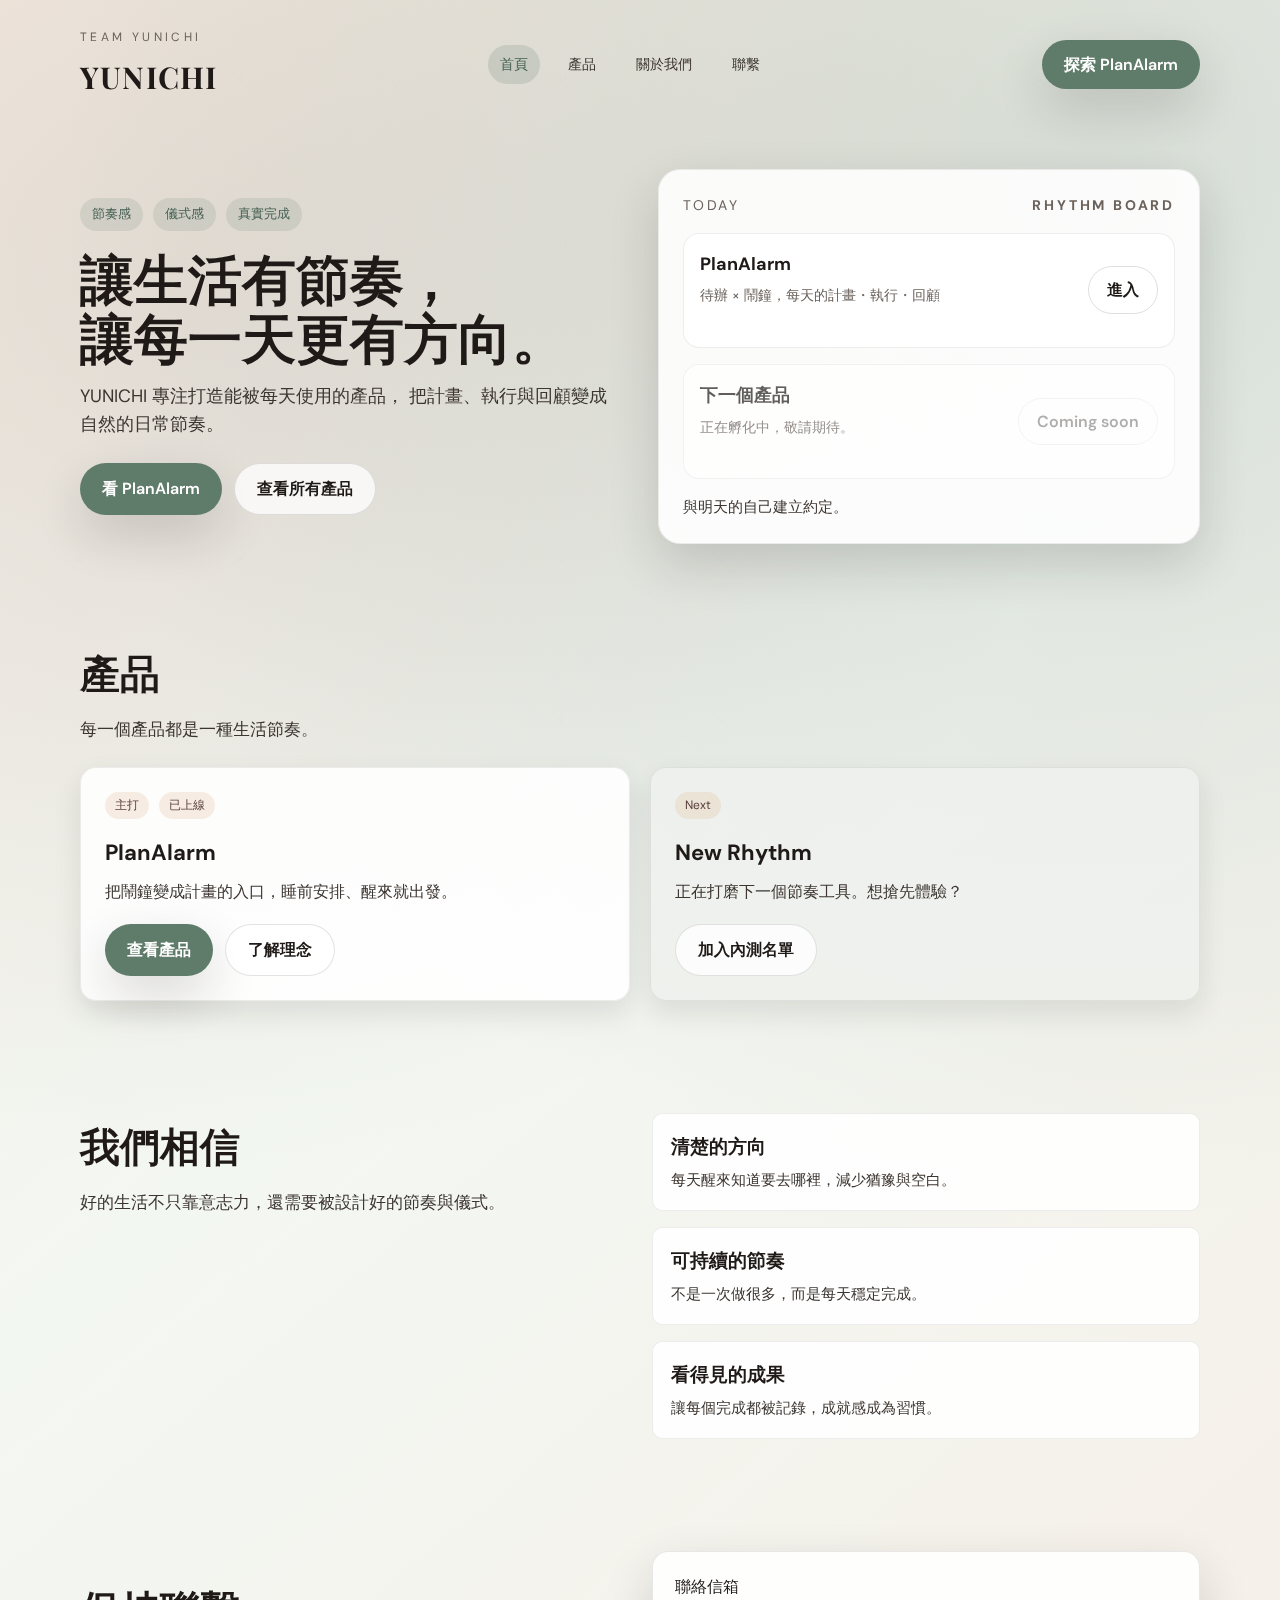
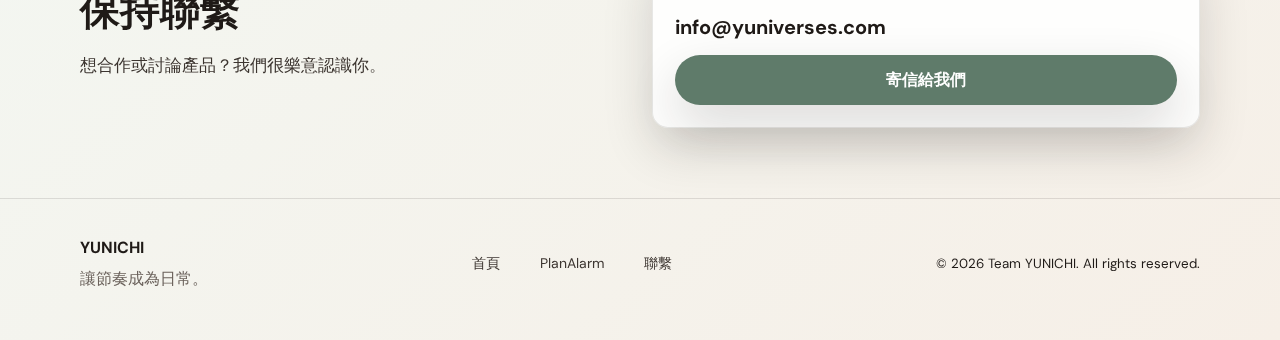
<file: index.html>
<!doctype html>
<html lang="zh-Hant">
<head>
  <meta charset="utf-8" />
  <meta name="viewport" content="width=device-width, initial-scale=1" />
  <title>YUNICHI | 讓節奏成為日常</title>
  <meta name="description" content="Team YUNICHI 打造以節奏與儀式感為核心的產品，讓計畫、執行、回顧成為日常。" />
  <link rel="stylesheet" href="./main.css" />
</head>
<body>
  <a class="skip-link" href="#main">跳到主要內容</a>
  <header class="site-header">
    <div class="container header-inner">
      <div class="brand">
        <span>Team YUNICHI</span>
        <strong>YUNICHI</strong>
      </div>
      <nav class="nav" aria-label="主要導覽">
        <a class="active" href="./index.html">首頁</a>
        <a href="./PlanAlarm/index.html">產品</a>
        <a href="./PlanAlarm/about.html">關於我們</a>
        <a href="./PlanAlarm/contact.html">聯繫</a>
      </nav>
      <a class="primary-button" href="./PlanAlarm/index.html">探索 PlanAlarm</a>
    </div>
  </header>

  <main id="main">
    <section class="hero">
      <div class="container hero-inner">
        <div>
          <div class="badge-row">
            <span class="badge">節奏感</span>
            <span class="badge">儀式感</span>
            <span class="badge">真實完成</span>
          </div>
          <h1>讓生活有節奏，<br />讓每一天更有方向。</h1>
          <p>
            YUNICHI 專注打造能被每天使用的產品，
            把計畫、執行與回顧變成自然的日常節奏。
          </p>
          <div class="hero-actions">
            <a class="primary-button" href="./PlanAlarm/index.html">看 PlanAlarm</a>
            <a class="secondary-button" href="#products">查看所有產品</a>
          </div>
        </div>
        <div class="hero-panel">
          <div class="panel-header">
            <span>Today</span>
            <strong>Rhythm Board</strong>
          </div>
          <div class="panel-item">
            <div>
              <h3>PlanAlarm</h3>
              <p>待辦 × 鬧鐘，每天的計畫・執行・回顧</p>
            </div>
            <a class="ghost-button" href="./PlanAlarm/index.html">進入</a>
          </div>
          <div class="panel-item muted">
            <div>
              <h3>下一個產品</h3>
              <p>正在孵化中，敬請期待。</p>
            </div>
            <button class="ghost-button" disabled>Coming soon</button>
          </div>
          <div class="panel-footer">
            <span>與明天的自己建立約定。</span>
          </div>
        </div>
      </div>
    </section>

    <section class="section" id="products">
      <div class="container">
        <h2>產品</h2>
        <p class="section-lead">每一個產品都是一種生活節奏。</p>
        <div class="product-grid">
          <article class="product-card">
            <div class="product-top">
              <span class="product-tag">主打</span>
              <span class="product-tag">已上線</span>
            </div>
            <h3>PlanAlarm</h3>
            <p>把鬧鐘變成計畫的入口，睡前安排、醒來就出發。</p>
            <div class="product-actions">
              <a class="primary-button" href="./PlanAlarm/index.html">查看產品</a>
              <a class="secondary-button" href="./PlanAlarm/about.html">了解理念</a>
            </div>
          </article>
          <article class="product-card soft">
            <div class="product-top">
              <span class="product-tag">Next</span>
            </div>
            <h3>New Rhythm</h3>
            <p>正在打磨下一個節奏工具。想搶先體驗？</p>
            <div class="product-actions">
              <a class="secondary-button" href="mailto:info@yuniverses.com">加入內測名單</a>
            </div>
          </article>
        </div>
      </div>
    </section>

    <section class="section">
      <div class="container value-grid">
        <div>
          <h2>我們相信</h2>
          <p class="section-lead">
            好的生活不只靠意志力，還需要被設計好的節奏與儀式。
          </p>
        </div>
        <div class="value-cards">
          <article class="value-card">
            <h3>清楚的方向</h3>
            <p>每天醒來知道要去哪裡，減少猶豫與空白。</p>
          </article>
          <article class="value-card">
            <h3>可持續的節奏</h3>
            <p>不是一次做很多，而是每天穩定完成。</p>
          </article>
          <article class="value-card">
            <h3>看得見的成果</h3>
            <p>讓每個完成都被記錄，成就感成為習慣。</p>
          </article>
        </div>
      </div>
    </section>

    <section class="section contact">
      <div class="container contact-inner">
        <div>
          <h2>保持聯繫</h2>
          <p class="section-lead">想合作或討論產品？我們很樂意認識你。</p>
        </div>
        <div class="contact-card">
          <p>聯絡信箱</p>
          <strong>info@yuniverses.com</strong>
          <a class="primary-button" href="mailto:info@yuniverses.com">寄信給我們</a>
        </div>
      </div>
    </section>
  </main>

  <footer class="site-footer">
    <div class="container footer-inner">
      <div>
        <strong>YUNICHI</strong>
        <p>讓節奏成為日常。</p>
      </div>
      <div class="nav" aria-label="頁尾導覽">
        <a href="./index.html">首頁</a>
        <a href="./PlanAlarm/index.html">PlanAlarm</a>
        <a href="./PlanAlarm/contact.html">聯繫</a>
      </div>
      <small>© 2026 Team YUNICHI. All rights reserved.</small>
    </div>
  </footer>
</body>
</html>
</file>
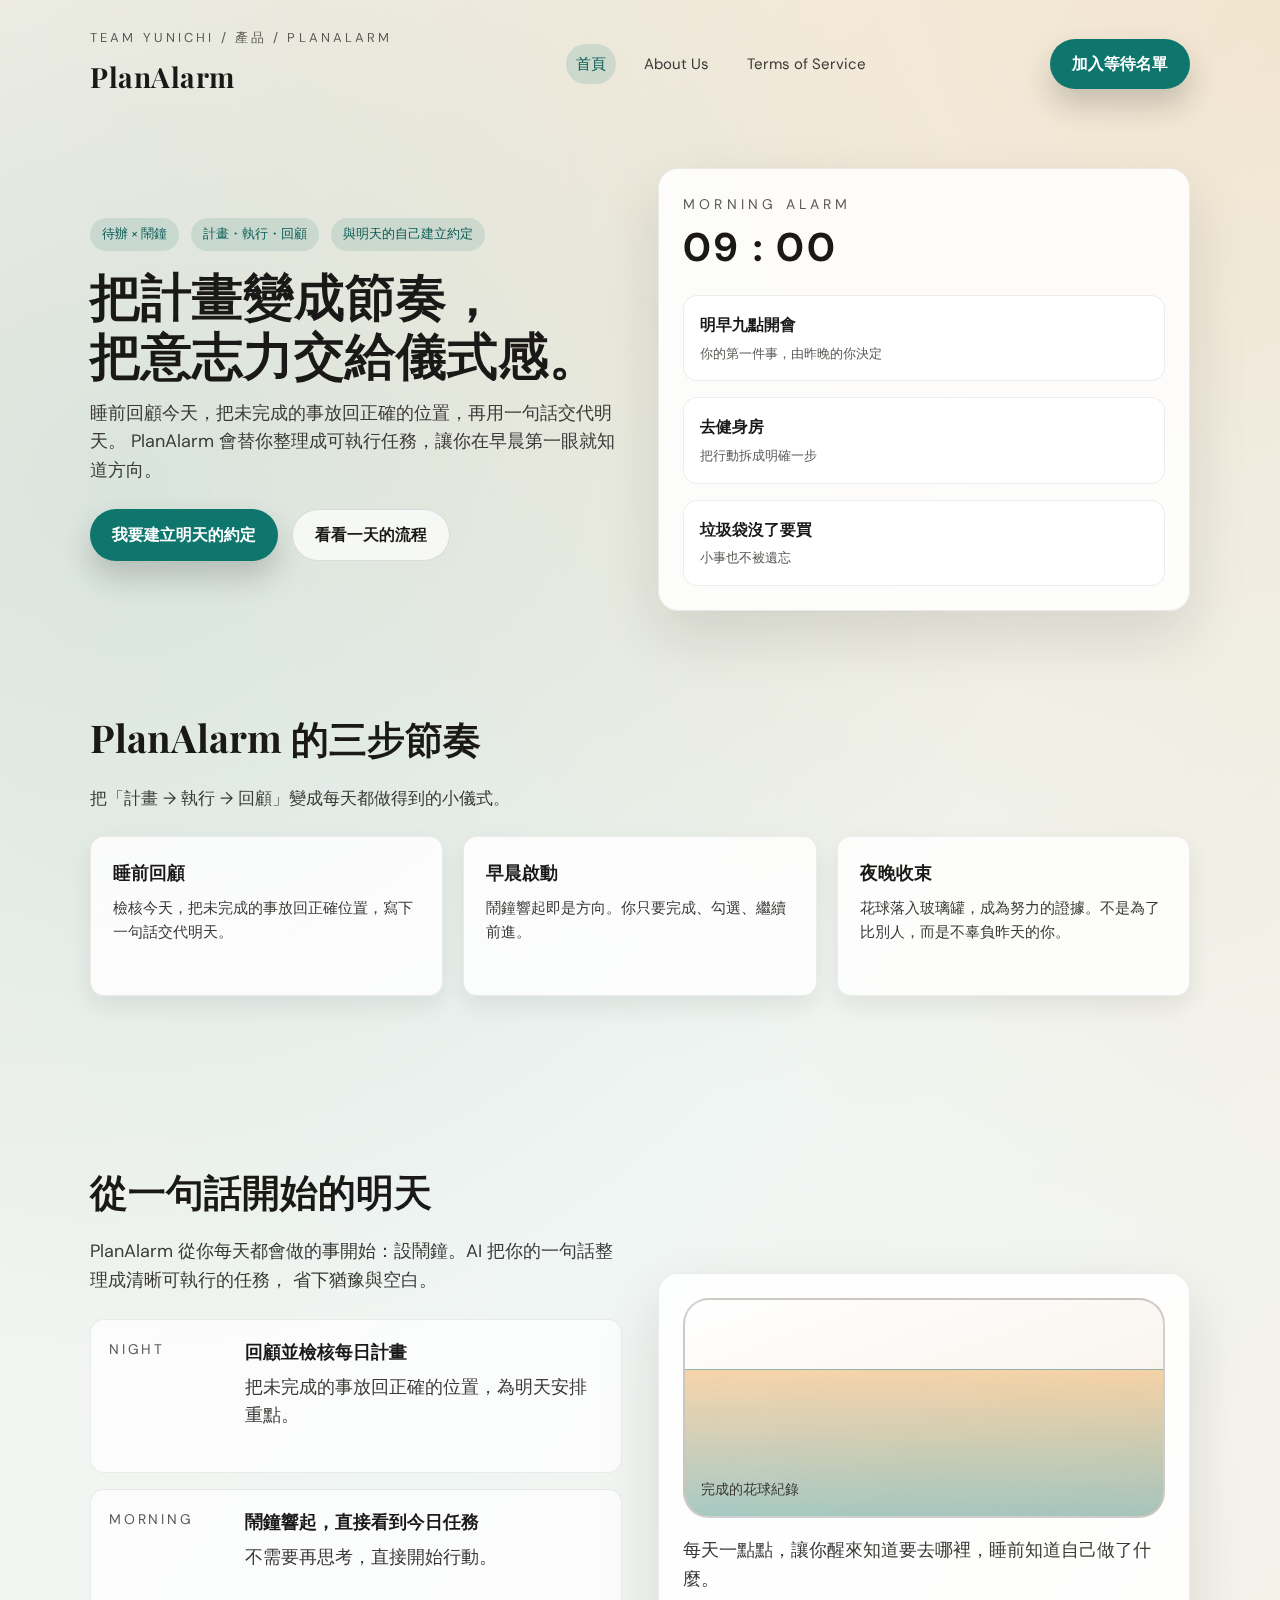
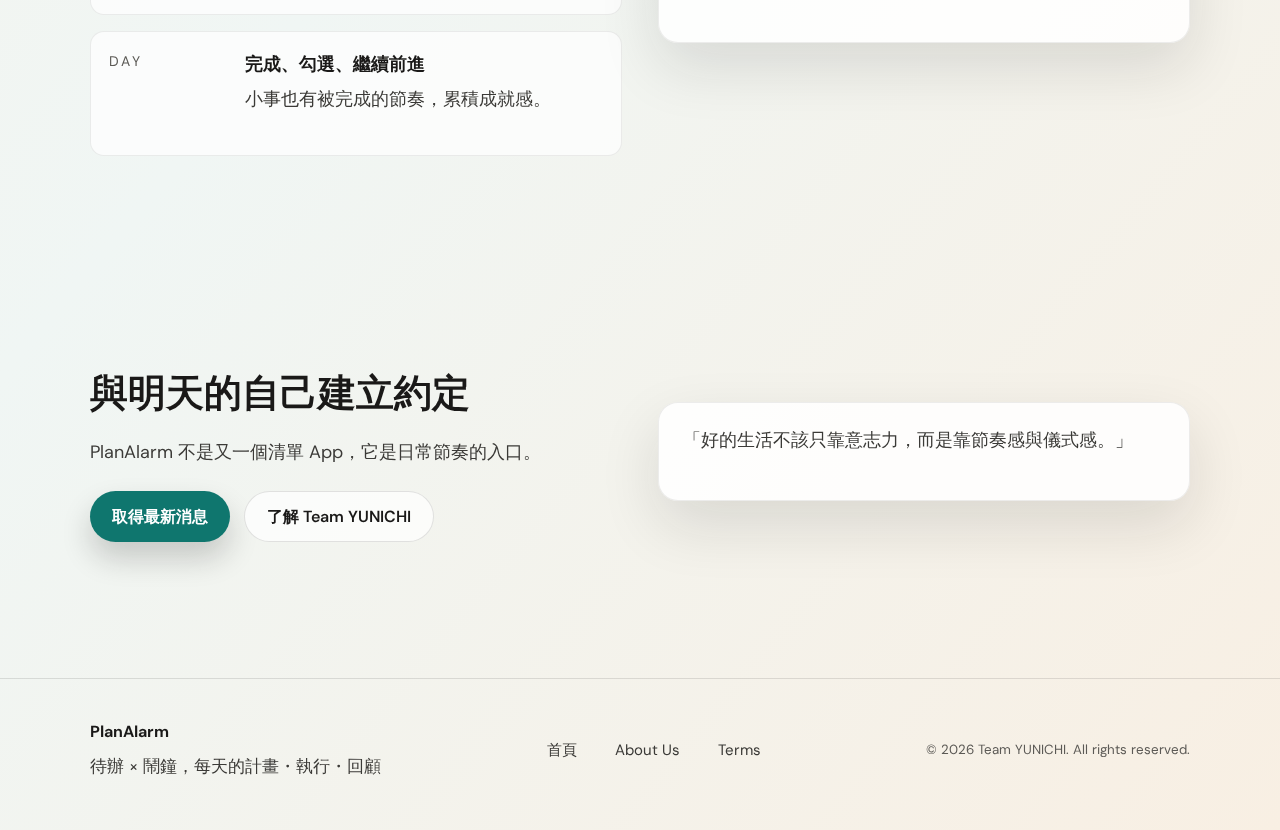
<file: PlanAlarm/index.html>
<!doctype html>
<html lang="zh-Hant">
<head>
  <meta charset="utf-8" />
  <meta name="viewport" content="width=device-width, initial-scale=1" />
  <title>PlanAlarm | 待辦 × 鬧鐘，每天的計畫・執行・回顧</title>
  <meta name="description" content="PlanAlarm 把鬧鐘變成日常節奏的入口：睡前計畫、白天執行、夜晚回顧。與明天的自己建立約定。" />
  <link rel="stylesheet" href="./styles.css" />
</head>
<body>
  <a class="skip-link" href="#main">跳到主要內容</a>
  <header class="header">
    <div class="container header-inner">
      <div class="brand">
        <span>Team YUNICHI / 產品 / PlanAlarm</span>
        <strong>PlanAlarm</strong>
      </div>
      <nav class="nav" aria-label="主要導覽">
        <a class="active" href="./index.html">首頁</a>
        <a href="./about.html">About Us</a>
        <a href="./terms.html">Terms of Service</a>
      </nav>
      <a class="primary-button" href="#cta">加入等待名單</a>
    </div>
  </header>

  <main id="main">
    <section class="container hero">
      <div>
        <div class="hero-tags">
          <span class="tag">待辦 × 鬧鐘</span>
          <span class="tag">計畫・執行・回顧</span>
          <span class="tag">與明天的自己建立約定</span>
        </div>
        <h1>把計畫變成節奏，<br />把意志力交給儀式感。</h1>
        <p>
          睡前回顧今天，把未完成的事放回正確的位置，再用一句話交代明天。
          PlanAlarm 會替你整理成可執行任務，讓你在早晨第一眼就知道方向。
        </p>
        <div class="hero-actions">
          <a class="primary-button" href="#cta">我要建立明天的約定</a>
          <a class="secondary-button" href="#flow">看看一天的流程</a>
        </div>
      </div>
      <div class="hero-card" aria-label="PlanAlarm 介面示意">
        <div class="alarm-panel">
          <div>
            <div class="alarm-label">Morning Alarm</div>
            <div class="alarm-time">09 : 00</div>
          </div>
          <div class="alarm-task">
            <strong>明早九點開會</strong>
            <span>你的第一件事，由昨晚的你決定</span>
          </div>
          <div class="alarm-task">
            <strong>去健身房</strong>
            <span>把行動拆成明確一步</span>
          </div>
          <div class="alarm-task">
            <strong>垃圾袋沒了要買</strong>
            <span>小事也不被遺忘</span>
          </div>
        </div>
      </div>
    </section>

    <section class="section" id="flow">
      <div class="container">
        <h2 class="section-title">PlanAlarm 的三步節奏</h2>
        <p class="section-lead">把「計畫 → 執行 → 回顧」變成每天都做得到的小儀式。</p>
        <div class="grid-3">
          <article class="card">
            <h3>睡前回顧</h3>
            <p>檢核今天，把未完成的事放回正確位置，寫下一句話交代明天。</p>
          </article>
          <article class="card">
            <h3>早晨啟動</h3>
            <p>鬧鐘響起即是方向。你只要完成、勾選、繼續前進。</p>
          </article>
          <article class="card">
            <h3>夜晚收束</h3>
            <p>花球落入玻璃罐，成為努力的證據。不是為了比別人，而是不辜負昨天的你。</p>
          </article>
        </div>
      </div>
    </section>

    <section class="section">
      <div class="container hero">
        <div>
          <h2 class="section-title">從一句話開始的明天</h2>
          <p class="section-lead">
            PlanAlarm 從你每天都會做的事開始：設鬧鐘。AI 把你的一句話整理成清晰可執行的任務，
            省下猶豫與空白。
          </p>
          <div class="timeline">
            <div class="timeline-item">
              <div class="timeline-time">Night</div>
              <div>
                <h4>回顧並檢核每日計畫</h4>
                <p>把未完成的事放回正確的位置，為明天安排重點。</p>
              </div>
            </div>
            <div class="timeline-item">
              <div class="timeline-time">Morning</div>
              <div>
                <h4>鬧鐘響起，直接看到今日任務</h4>
                <p>不需要再思考，直接開始行動。</p>
              </div>
            </div>
            <div class="timeline-item">
              <div class="timeline-time">Day</div>
              <div>
                <h4>完成、勾選、繼續前進</h4>
                <p>小事也有被完成的節奏，累積成就感。</p>
              </div>
            </div>
          </div>
        </div>
        <div class="hero-card">
          <div class="jar">
            <div class="jar-fill"></div>
            <div class="jar-label">完成的花球紀錄</div>
          </div>
          <p class="section-lead" style="margin-top: 18px;">
            每天一點點，讓你醒來知道要去哪裡，睡前知道自己做了什麼。
          </p>
        </div>
      </div>
    </section>

    <section class="section" id="cta">
      <div class="container hero">
        <div>
          <h2 class="section-title">與明天的自己建立約定</h2>
          <p class="section-lead">
            PlanAlarm 不是又一個清單 App，它是日常節奏的入口。
          </p>
          <div class="hero-actions">
            <a class="primary-button" href="mailto:hello@yunichi.com">取得最新消息</a>
            <a class="secondary-button" href="./about.html">了解 Team YUNICHI</a>
          </div>
        </div>
        <div class="hero-card">
          <p class="quote">「好的生活不該只靠意志力，而是靠節奏感與儀式感。」</p>
        </div>
      </div>
    </section>
  </main>

  <footer class="footer">
    <div class="container footer-inner">
      <div>
        <strong>PlanAlarm</strong>
        <p class="section-lead" style="margin: 8px 0 0;">待辦 × 鬧鐘，每天的計畫・執行・回顧</p>
      </div>
      <div class="nav" aria-label="頁尾導覽">
        <a href="./index.html">首頁</a>
        <a href="./about.html">About Us</a>
        <a href="./terms.html">Terms</a>
      </div>
      <small>© 2026 Team YUNICHI. All rights reserved.</small>
    </div>
  </footer>
</body>
</html>
</file>
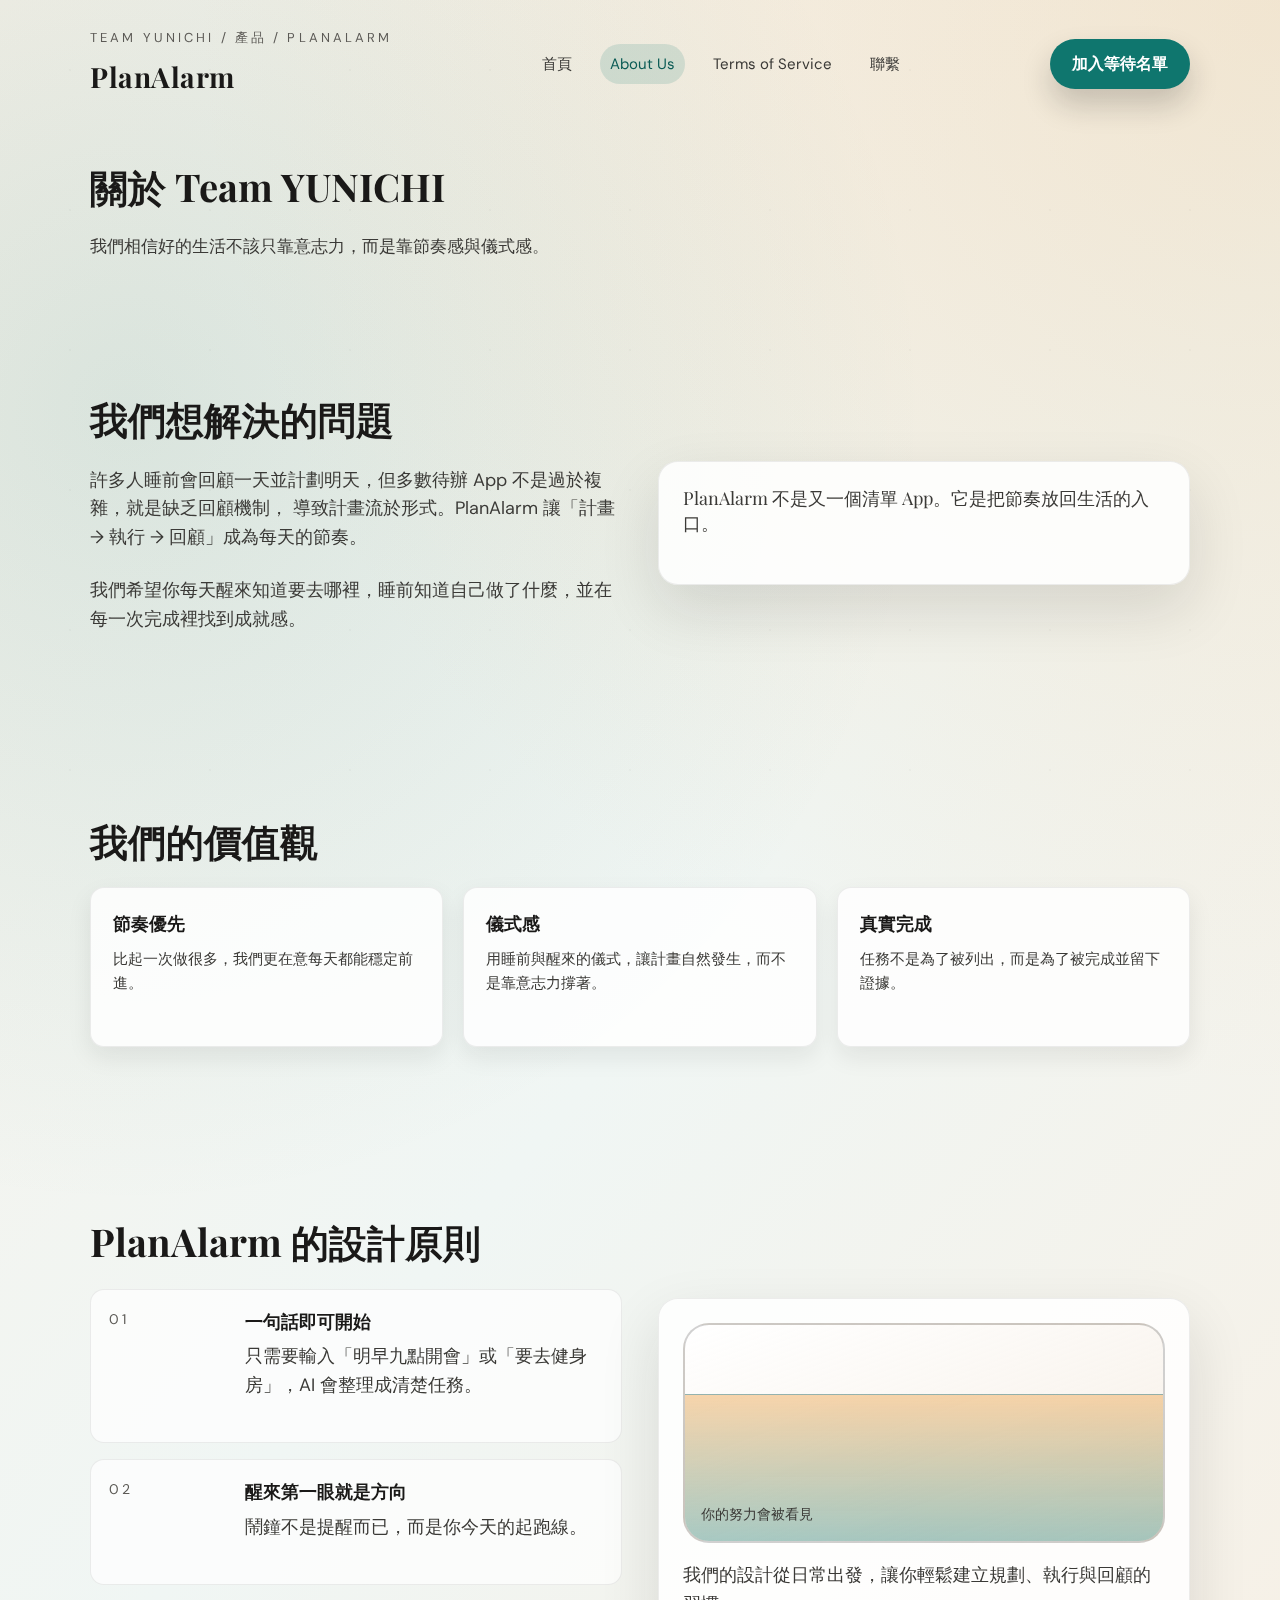
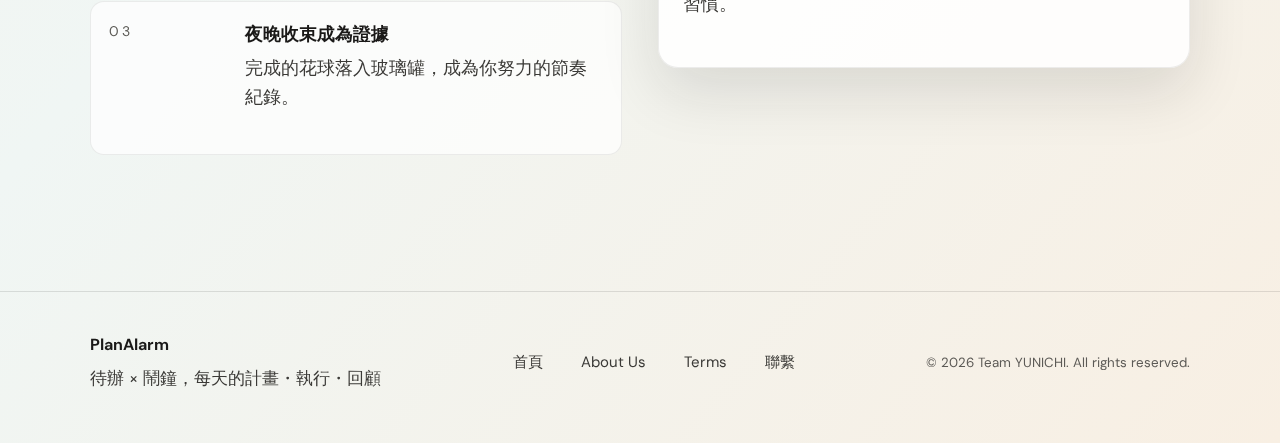
<file: PlanAlarm/about.html>
<!doctype html>
<html lang="zh-Hant">
<head>
  <meta charset="utf-8" />
  <meta name="viewport" content="width=device-width, initial-scale=1" />
  <title>About Us | Team YUNICHI</title>
  <meta name="description" content="Team YUNICHI 希望用節奏感與儀式感，讓計畫、執行與回顧變成日常。" />
  <link rel="stylesheet" href="./styles.css" />
</head>
<body>
  <a class="skip-link" href="#main">跳到主要內容</a>
  <header class="header">
    <div class="container header-inner">
      <div class="brand">
        <span>Team YUNICHI / 產品 / PlanAlarm</span>
        <strong>PlanAlarm</strong>
      </div>
      <nav class="nav" aria-label="主要導覽">
        <a href="./index.html">首頁</a>
        <a class="active" href="./about.html">About Us</a>
        <a href="./terms.html">Terms of Service</a>
        <a href="./contact.html">聯繫</a>
      </nav>
      <a class="primary-button" href="./index.html#cta">加入等待名單</a>
    </div>
  </header>

  <main id="main">
    <section class="page-banner">
      <div class="container">
        <h1 class="section-title">關於 Team YUNICHI</h1>
        <p>我們相信好的生活不該只靠意志力，而是靠節奏感與儀式感。</p>
      </div>
    </section>

    <section class="section">
      <div class="container hero">
        <div>
          <h2 class="section-title">我們想解決的問題</h2>
          <p class="section-lead">
            許多人睡前會回顧一天並計劃明天，但多數待辦 App 不是過於複雜，就是缺乏回顧機制，
            導致計畫流於形式。PlanAlarm 讓「計畫 → 執行 → 回顧」成為每天的節奏。
          </p>
          <p class="section-lead">
            我們希望你每天醒來知道要去哪裡，睡前知道自己做了什麼，並在每一次完成裡找到成就感。
          </p>
        </div>
        <div class="hero-card">
          <p class="quote">PlanAlarm 不是又一個清單 App。它是把節奏放回生活的入口。</p>
        </div>
      </div>
    </section>

    <section class="section">
      <div class="container">
        <h2 class="section-title">我們的價值觀</h2>
        <div class="grid-3">
          <article class="card">
            <h3>節奏優先</h3>
            <p>比起一次做很多，我們更在意每天都能穩定前進。</p>
          </article>
          <article class="card">
            <h3>儀式感</h3>
            <p>用睡前與醒來的儀式，讓計畫自然發生，而不是靠意志力撐著。</p>
          </article>
          <article class="card">
            <h3>真實完成</h3>
            <p>任務不是為了被列出，而是為了被完成並留下證據。</p>
          </article>
        </div>
      </div>
    </section>

    <section class="section">
      <div class="container hero">
        <div>
          <h2 class="section-title">PlanAlarm 的設計原則</h2>
          <div class="timeline">
            <div class="timeline-item">
              <div class="timeline-time">01</div>
              <div>
                <h4>一句話即可開始</h4>
                <p>只需要輸入「明早九點開會」或「要去健身房」，AI 會整理成清楚任務。</p>
              </div>
            </div>
            <div class="timeline-item">
              <div class="timeline-time">02</div>
              <div>
                <h4>醒來第一眼就是方向</h4>
                <p>鬧鐘不是提醒而已，而是你今天的起跑線。</p>
              </div>
            </div>
            <div class="timeline-item">
              <div class="timeline-time">03</div>
              <div>
                <h4>夜晚收束成為證據</h4>
                <p>完成的花球落入玻璃罐，成為你努力的節奏紀錄。</p>
              </div>
            </div>
          </div>
        </div>
        <div class="hero-card">
          <div class="jar">
            <div class="jar-fill"></div>
            <div class="jar-label">你的努力會被看見</div>
          </div>
          <p class="section-lead" style="margin-top: 18px;">
            我們的設計從日常出發，讓你輕鬆建立規劃、執行與回顧的習慣。
          </p>
        </div>
      </div>
    </section>
  </main>

  <footer class="footer">
    <div class="container footer-inner">
      <div>
        <strong>PlanAlarm</strong>
        <p class="section-lead" style="margin: 8px 0 0;">待辦 × 鬧鐘，每天的計畫・執行・回顧</p>
      </div>
      <div class="nav" aria-label="頁尾導覽">
        <a href="./index.html">首頁</a>
        <a href="./about.html">About Us</a>
        <a href="./terms.html">Terms</a>
        <a href="./contact.html">聯繫</a>
      </div>
      <small>© 2026 Team YUNICHI. All rights reserved.</small>
    </div>
  </footer>
</body>
</html>
</file>
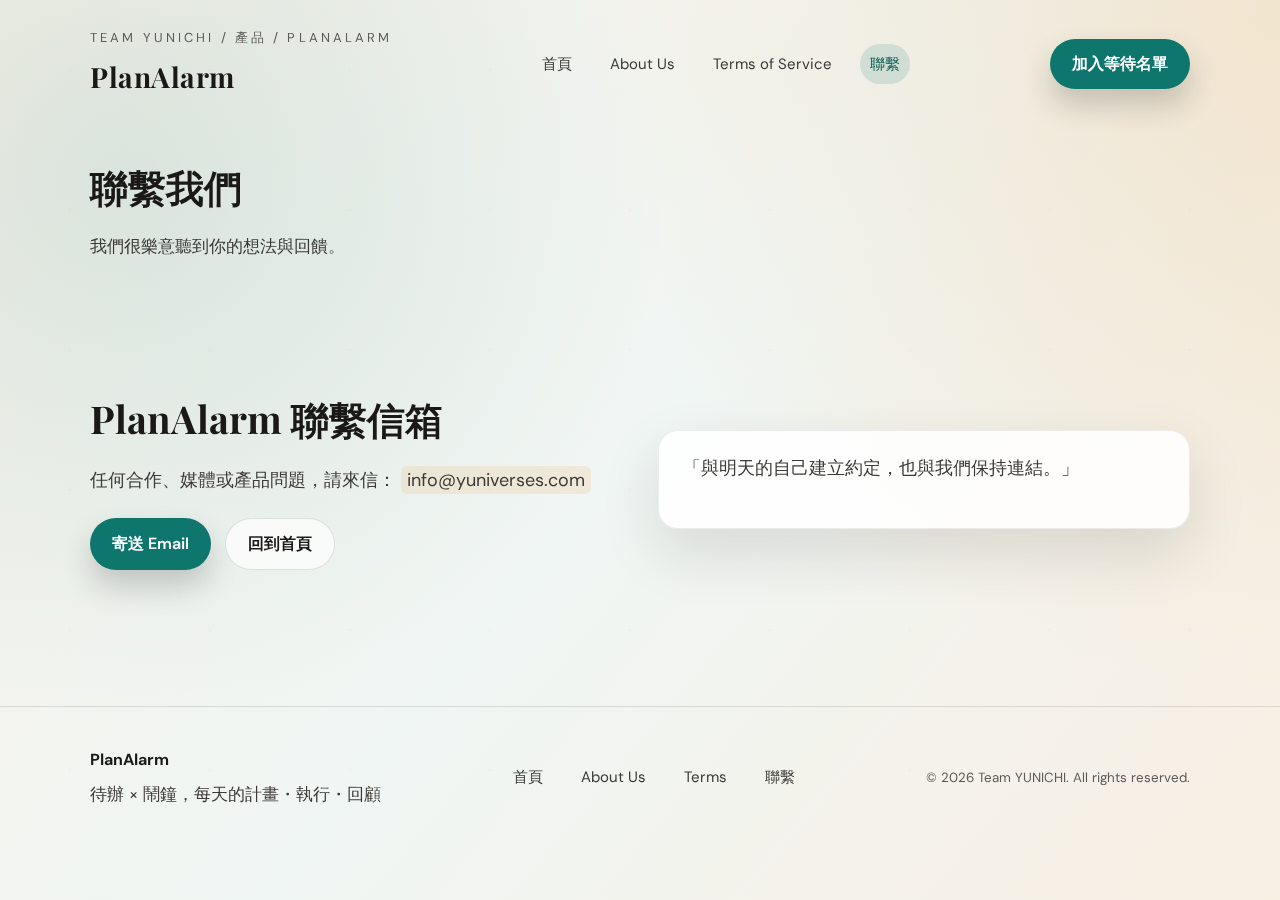
<file: PlanAlarm/contact.html>
<!doctype html>
<html lang="zh-Hant">
<head>
  <meta charset="utf-8" />
  <meta name="viewport" content="width=device-width, initial-scale=1" />
  <title>聯繫我們 | PlanAlarm</title>
  <meta name="description" content="聯繫 PlanAlarm 與 Team YUNICHI。" />
  <link rel="stylesheet" href="./styles.css" />
</head>
<body>
  <a class="skip-link" href="#main">跳到主要內容</a>
  <header class="header">
    <div class="container header-inner">
      <div class="brand">
        <span>Team YUNICHI / 產品 / PlanAlarm</span>
        <strong>PlanAlarm</strong>
      </div>
      <nav class="nav" aria-label="主要導覽">
        <a href="./index.html">首頁</a>
        <a href="./about.html">About Us</a>
        <a href="./terms.html">Terms of Service</a>
        <a class="active" href="./contact.html">聯繫</a>
      </nav>
      <a class="primary-button" href="./index.html#cta">加入等待名單</a>
    </div>
  </header>

  <main id="main">
    <section class="page-banner">
      <div class="container">
        <h1 class="section-title">聯繫我們</h1>
        <p>我們很樂意聽到你的想法與回饋。</p>
      </div>
    </section>

    <section class="section">
      <div class="container hero">
        <div>
          <h2 class="section-title">PlanAlarm 聯繫信箱</h2>
          <p class="section-lead">
            任何合作、媒體或產品問題，請來信：
            <span class="highlight">info@yuniverses.com</span>
          </p>
          <div class="hero-actions">
            <a class="primary-button" href="mailto:info@yuniverses.com">寄送 Email</a>
            <a class="secondary-button" href="./index.html">回到首頁</a>
          </div>
        </div>
        <div class="hero-card">
          <p class="quote">「與明天的自己建立約定，也與我們保持連結。」</p>
        </div>
      </div>
    </section>
  </main>

  <footer class="footer">
    <div class="container footer-inner">
      <div>
        <strong>PlanAlarm</strong>
        <p class="section-lead" style="margin: 8px 0 0;">待辦 × 鬧鐘，每天的計畫・執行・回顧</p>
      </div>
      <div class="nav" aria-label="頁尾導覽">
        <a href="./index.html">首頁</a>
        <a href="./about.html">About Us</a>
        <a href="./terms.html">Terms</a>
        <a href="./contact.html">聯繫</a>
      </div>
      <small>© 2026 Team YUNICHI. All rights reserved.</small>
    </div>
  </footer>
</body>
</html>
</file>
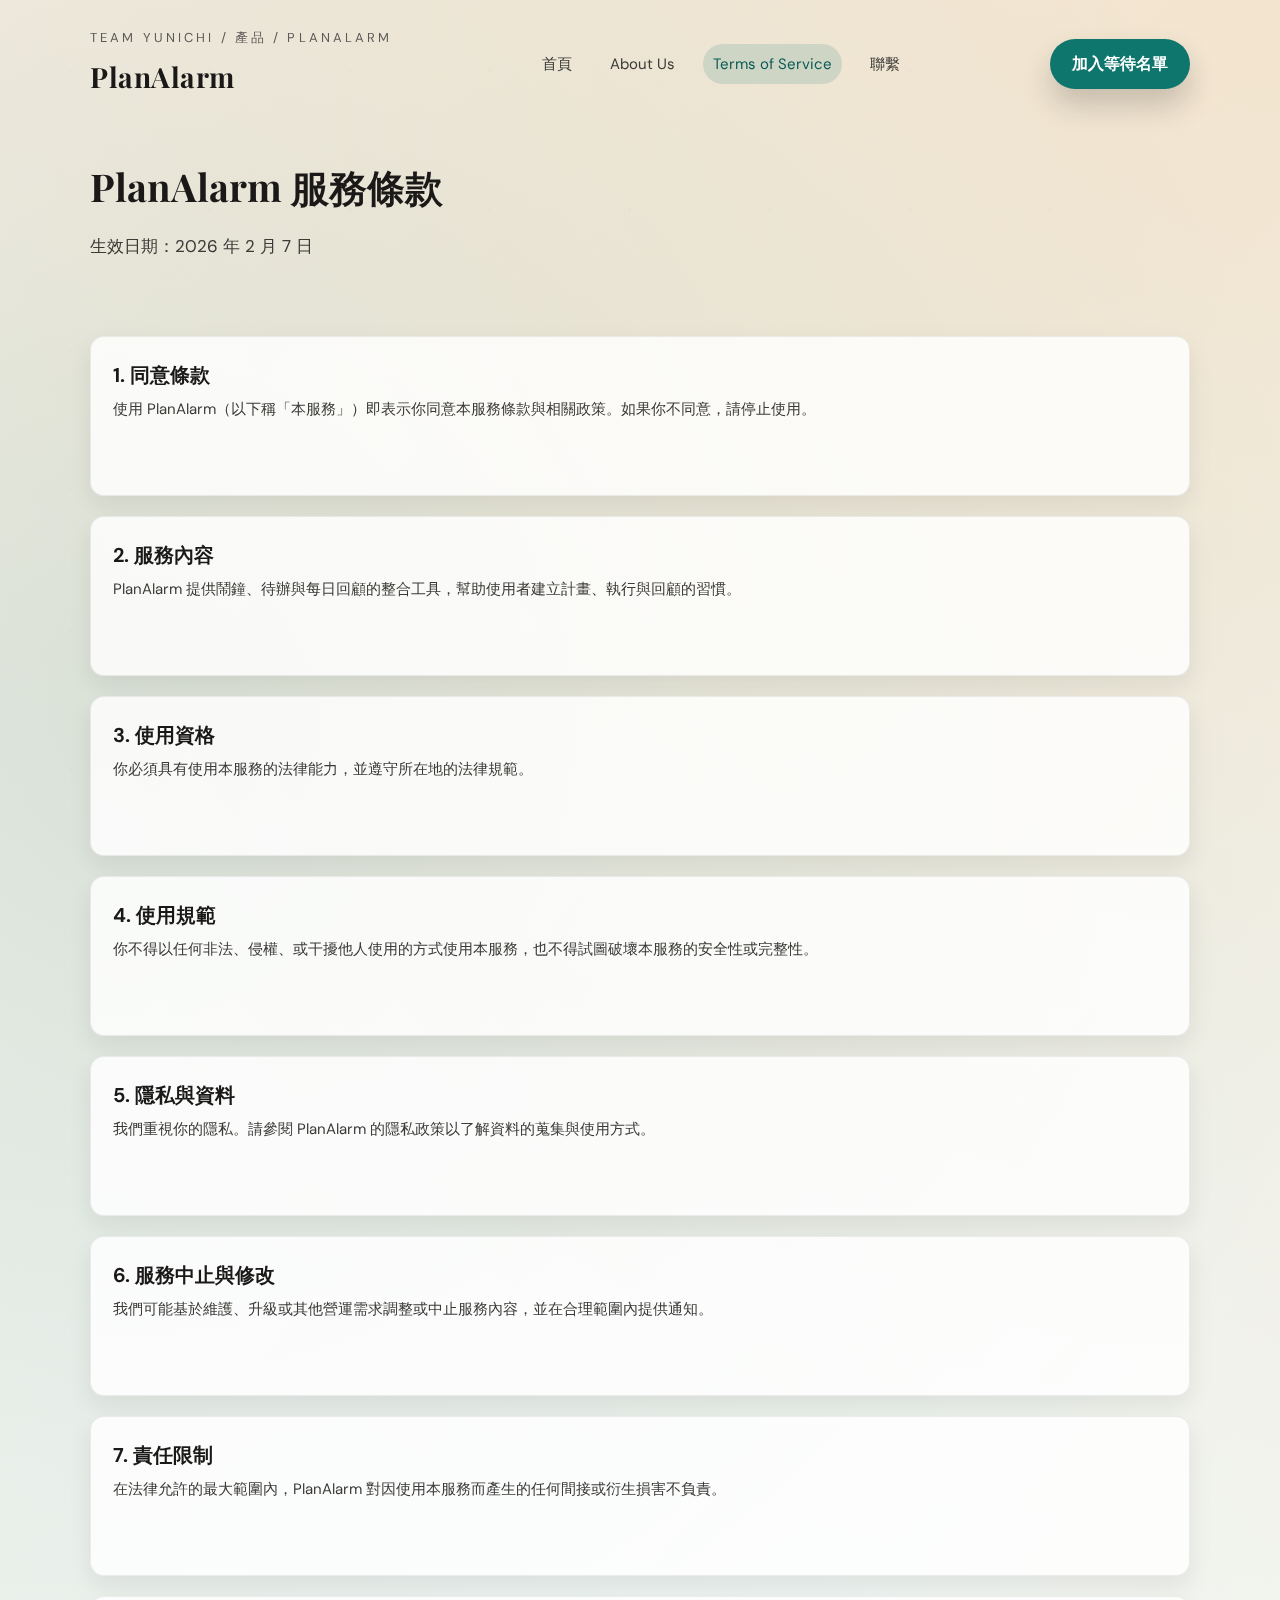
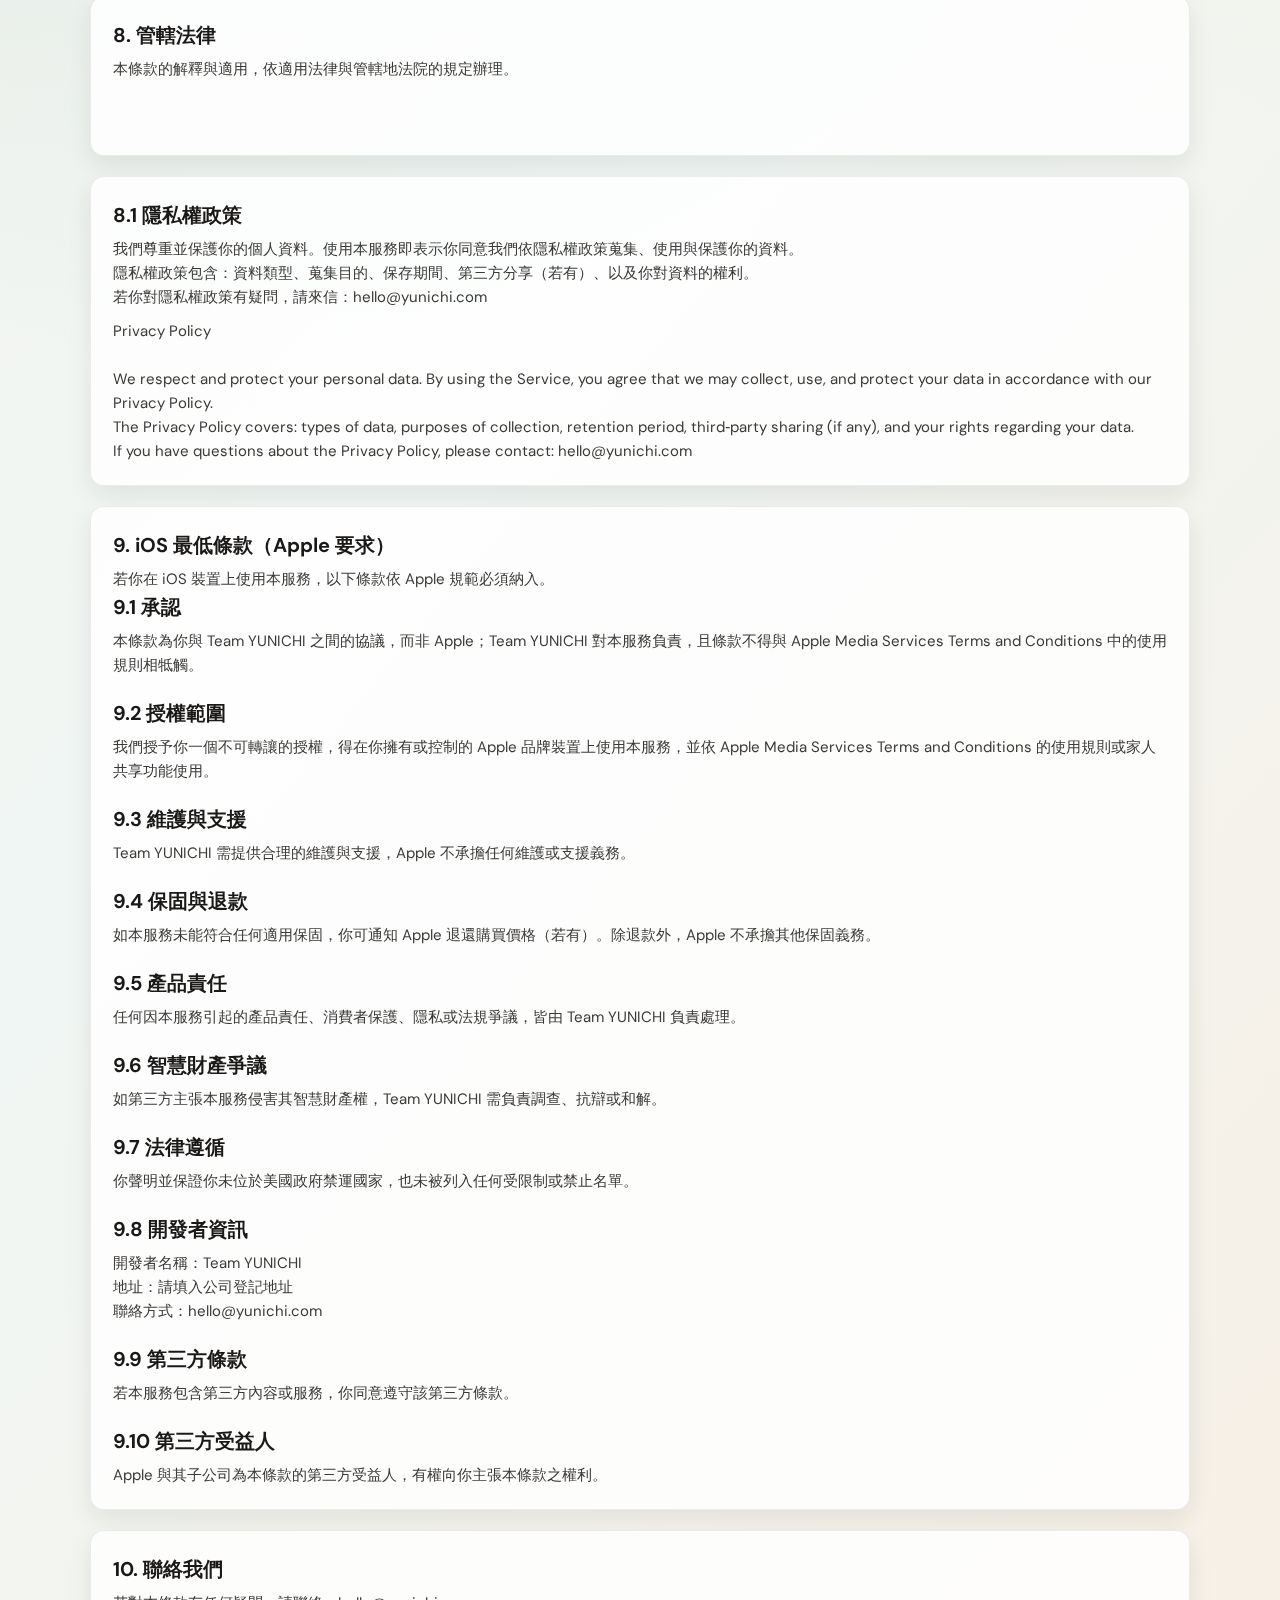
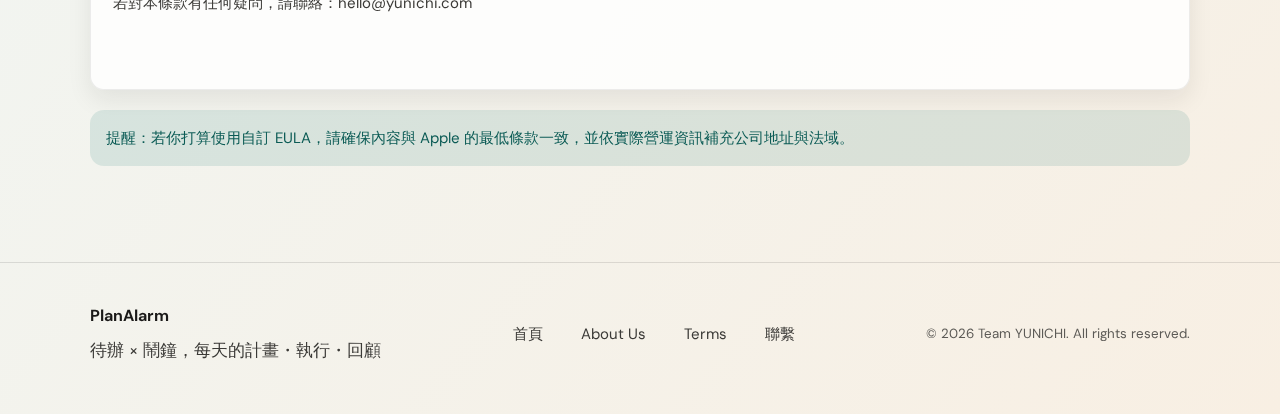
<file: PlanAlarm/terms.html>
<!doctype html>
<html lang="zh-Hant">
<head>
  <meta charset="utf-8" />
  <meta name="viewport" content="width=device-width, initial-scale=1" />
  <title>Terms of Service | PlanAlarm</title>
  <meta name="description" content="PlanAlarm 服務條款與 iOS 最低條款要求。" />
  <link rel="stylesheet" href="./styles.css" />
</head>
<body>
  <a class="skip-link" href="#main">跳到主要內容</a>
  <header class="header">
    <div class="container header-inner">
      <div class="brand">
        <span>Team YUNICHI / 產品 / PlanAlarm</span>
        <strong>PlanAlarm</strong>
      </div>
      <nav class="nav" aria-label="主要導覽">
        <a href="./index.html">首頁</a>
        <a href="./about.html">About Us</a>
        <a class="active" href="./terms.html">Terms of Service</a>
        <a href="./contact.html">聯繫</a>
      </nav>
      <a class="primary-button" href="./index.html#cta">加入等待名單</a>
    </div>
  </header>

  <main id="main">
    <section class="page-banner">
      <div class="container">
        <h1 class="section-title">PlanAlarm 服務條款</h1>
        <p>生效日期：2026 年 2 月 7 日</p>
      </div>
    </section>

    <section class="section">
      <div class="container terms">
        <article class="card">
          <h2>1. 同意條款</h2>
          <p>使用 PlanAlarm（以下稱「本服務」）即表示你同意本服務條款與相關政策。如果你不同意，請停止使用。</p>
        </article>

        <article class="card">
          <h2>2. 服務內容</h2>
          <p>PlanAlarm 提供鬧鐘、待辦與每日回顧的整合工具，幫助使用者建立計畫、執行與回顧的習慣。</p>
        </article>

        <article class="card">
          <h2>3. 使用資格</h2>
          <p>你必須具有使用本服務的法律能力，並遵守所在地的法律規範。</p>
        </article>

        <article class="card">
          <h2>4. 使用規範</h2>
          <p>你不得以任何非法、侵權、或干擾他人使用的方式使用本服務，也不得試圖破壞本服務的安全性或完整性。</p>
        </article>

        <article class="card">
          <h2>5. 隱私與資料</h2>
          <p>我們重視你的隱私。請參閱 PlanAlarm 的隱私政策以了解資料的蒐集與使用方式。</p>
        </article>

        <article class="card">
          <h2>6. 服務中止與修改</h2>
          <p>我們可能基於維護、升級或其他營運需求調整或中止服務內容，並在合理範圍內提供通知。</p>
        </article>

        <article class="card">
          <h2>7. 責任限制</h2>
          <p>在法律允許的最大範圍內，PlanAlarm 對因使用本服務而產生的任何間接或衍生損害不負責。</p>
        </article>

        <article class="card">
          <h2>8. 管轄法律</h2>
          <p>本條款的解釋與適用，依適用法律與管轄地法院的規定辦理。</p>
        </article>

        <article class="card">
          <h2>8.1 隱私權政策</h2>
          <p>我們尊重並保護你的個人資料。使用本服務即表示你同意我們依隱私權政策蒐集、使用與保護你的資料。</p>
          <p>隱私權政策包含：資料類型、蒐集目的、保存期間、第三方分享（若有）、以及你對資料的權利。</p>
          <p>若你對隱私權政策有疑問，請來信：hello@yunichi.com</p>
          <p class="section-lead" style="margin-top: 10px;">Privacy Policy</p>
          <p>We respect and protect your personal data. By using the Service, you agree that we may collect, use, and protect your data in accordance with our Privacy Policy.</p>
          <p>The Privacy Policy covers: types of data, purposes of collection, retention period, third‑party sharing (if any), and your rights regarding your data.</p>
          <p>If you have questions about the Privacy Policy, please contact: hello@yunichi.com</p>
        </article>

        <article class="card">
          <h2>9. iOS 最低條款（Apple 要求）</h2>
          <p>若你在 iOS 裝置上使用本服務，以下條款依 Apple 規範必須納入。</p>
          <div class="terms">
            <div>
              <h2>9.1 承認</h2>
              <p>本條款為你與 Team YUNICHI 之間的協議，而非 Apple；Team YUNICHI 對本服務負責，且條款不得與 Apple Media Services Terms and Conditions 中的使用規則相牴觸。</p>
            </div>
            <div>
              <h2>9.2 授權範圍</h2>
              <p>我們授予你一個不可轉讓的授權，得在你擁有或控制的 Apple 品牌裝置上使用本服務，並依 Apple Media Services Terms and Conditions 的使用規則或家人共享功能使用。</p>
            </div>
            <div>
              <h2>9.3 維護與支援</h2>
              <p>Team YUNICHI 需提供合理的維護與支援，Apple 不承擔任何維護或支援義務。</p>
            </div>
            <div>
              <h2>9.4 保固與退款</h2>
              <p>如本服務未能符合任何適用保固，你可通知 Apple 退還購買價格（若有）。除退款外，Apple 不承擔其他保固義務。</p>
            </div>
            <div>
              <h2>9.5 產品責任</h2>
              <p>任何因本服務引起的產品責任、消費者保護、隱私或法規爭議，皆由 Team YUNICHI 負責處理。</p>
            </div>
            <div>
              <h2>9.6 智慧財產爭議</h2>
              <p>如第三方主張本服務侵害其智慧財產權，Team YUNICHI 需負責調查、抗辯或和解。</p>
            </div>
            <div>
              <h2>9.7 法律遵循</h2>
              <p>你聲明並保證你未位於美國政府禁運國家，也未被列入任何受限制或禁止名單。</p>
            </div>
            <div>
              <h2>9.8 開發者資訊</h2>
              <p>開發者名稱：Team YUNICHI</p>
              <p>地址：請填入公司登記地址</p>
              <p>聯絡方式：hello@yunichi.com</p>
            </div>
            <div>
              <h2>9.9 第三方條款</h2>
              <p>若本服務包含第三方內容或服務，你同意遵守該第三方條款。</p>
            </div>
            <div>
              <h2>9.10 第三方受益人</h2>
              <p>Apple 與其子公司為本條款的第三方受益人，有權向你主張本條款之權利。</p>
            </div>
          </div>
        </article>

        <article class="card">
          <h2>10. 聯絡我們</h2>
          <p>若對本條款有任何疑問，請聯絡：hello@yunichi.com</p>
        </article>

        <div class="note">
          提醒：若你打算使用自訂 EULA，請確保內容與 Apple 的最低條款一致，並依實際營運資訊補充公司地址與法域。
        </div>
      </div>
    </section>
  </main>

  <footer class="footer">
    <div class="container footer-inner">
      <div>
        <strong>PlanAlarm</strong>
        <p class="section-lead" style="margin: 8px 0 0;">待辦 × 鬧鐘，每天的計畫・執行・回顧</p>
      </div>
      <div class="nav" aria-label="頁尾導覽">
        <a href="./index.html">首頁</a>
        <a href="./about.html">About Us</a>
        <a href="./terms.html">Terms</a>
        <a href="./contact.html">聯繫</a>
      </div>
      <small>© 2026 Team YUNICHI. All rights reserved.</small>
    </div>
  </footer>
</body>
</html>
</file>
<file: main.css>
@import url('https://fonts.googleapis.com/css2?family=Playfair+Display:wght@500;600;700&family=DM+Sans:wght@400;500;600;700&display=swap');

:root {
  --paper: #f7f2ea;
  --ink: #1f1a17;
  --ink-soft: #3c3530;
  --ink-muted: #6b625c;
  --sage: #5f7b6a;
  --sage-dark: #466054;
  --clay: #d9a06f;
  --plum: #5b3f3b;
  --mist: #eef1ed;
  --line: rgba(31, 26, 23, 0.12);
  --card: rgba(255, 255, 255, 0.88);
  --shadow: 0 20px 50px rgba(31, 26, 23, 0.16);
  --radius-lg: 22px;
  --radius-md: 16px;
  --radius-sm: 10px;
  --container: 1120px;
}

*,
*::before,
*::after {
  box-sizing: border-box;
}

* {
  margin: 0;
}

html {
  -webkit-text-size-adjust: 100%;
  scroll-behavior: smooth;
}

body {
  min-height: 100vh;
  font-family: 'DM Sans', system-ui, sans-serif;
  color: var(--ink);
  line-height: 1.6;
  background: radial-gradient(circle at 15% 15%, rgba(91, 63, 59, 0.12), transparent 45%),
    radial-gradient(circle at 85% 10%, rgba(95, 123, 106, 0.2), transparent 50%),
    linear-gradient(140deg, #f7efe5 0%, #f3f7f2 45%, #f6efe7 100%);
}

body::before {
  content: '';
  position: fixed;
  inset: 0;
  background-image: radial-gradient(rgba(31, 26, 23, 0.08) 1px, transparent 1px);
  background-size: 160px 160px;
  opacity: 0.35;
  pointer-events: none;
  z-index: -1;
}

a {
  color: inherit;
  text-decoration: none;
}

a:focus-visible,
button:focus-visible {
  outline: 3px solid rgba(95, 123, 106, 0.45);
  outline-offset: 3px;
}

button {
  font: inherit;
  border: none;
  background: none;
}

.skip-link {
  position: absolute;
  left: -999px;
  top: 10px;
  padding: 10px 16px;
  background: #fff;
  border-radius: var(--radius-sm);
  box-shadow: var(--shadow);
  z-index: 10;
}

.skip-link:focus {
  left: 16px;
}

.container {
  width: min(var(--container), 92%);
  margin: 0 auto;
}

.site-header {
  padding: 28px 0 18px;
}

.header-inner {
  display: flex;
  align-items: center;
  justify-content: space-between;
  gap: 20px;
}

.brand {
  display: flex;
  flex-direction: column;
  gap: 6px;
}

.brand span {
  font-size: 12px;
  letter-spacing: 0.28em;
  text-transform: uppercase;
  color: var(--ink-muted);
}

.brand strong {
  font-family: 'Playfair Display', serif;
  font-size: 30px;
  letter-spacing: 0.04em;
}

.nav {
  display: flex;
  align-items: center;
  gap: 16px;
  flex-wrap: wrap;
}

.nav a {
  font-size: 14px;
  padding: 8px 12px;
  border-radius: 999px;
  color: var(--ink-soft);
}

.nav a:hover {
  background: rgba(31, 26, 23, 0.08);
}

.nav a.active {
  background: rgba(95, 123, 106, 0.18);
  color: var(--sage-dark);
}

.primary-button,
.secondary-button,
.ghost-button {
  display: inline-flex;
  align-items: center;
  justify-content: center;
  gap: 10px;
  padding: 12px 22px;
  border-radius: 999px;
  font-weight: 600;
  transition: transform 0.2s ease, box-shadow 0.2s ease, background 0.2s ease;
  min-height: 44px;
}

.primary-button {
  background: var(--sage);
  color: #fff;
  box-shadow: var(--shadow);
}

.primary-button:hover {
  background: var(--sage-dark);
  transform: translateY(-1px);
}

.secondary-button {
  border: 1px solid var(--line);
  color: var(--ink);
  background: rgba(255, 255, 255, 0.75);
}

.secondary-button:hover {
  background: rgba(255, 255, 255, 0.95);
}

.ghost-button {
  border: 1px solid rgba(31, 26, 23, 0.14);
  color: var(--ink);
  background: transparent;
  padding: 10px 18px;
}

.ghost-button:disabled {
  opacity: 0.5;
  cursor: not-allowed;
}

.hero {
  padding: 50px 0 40px;
}

.hero-inner {
  display: grid;
  grid-template-columns: repeat(auto-fit, minmax(260px, 1fr));
  gap: 36px;
  align-items: center;
}

.hero h1 {
  font-family: 'Playfair Display', serif;
  font-size: clamp(38px, 4.2vw, 60px);
  line-height: 1.1;
  margin-bottom: 16px;
}

.hero p {
  font-size: 18px;
  color: var(--ink-soft);
  margin-bottom: 24px;
}

.badge-row {
  display: flex;
  flex-wrap: wrap;
  gap: 10px;
  margin-bottom: 16px;
}

.badge {
  padding: 6px 12px;
  border-radius: 999px;
  background: rgba(95, 123, 106, 0.14);
  color: var(--sage-dark);
  font-size: 13px;
}

.hero-actions {
  display: flex;
  flex-wrap: wrap;
  gap: 12px;
}

.hero-panel {
  background: var(--card);
  border-radius: var(--radius-lg);
  padding: 24px;
  border: 1px solid rgba(31, 26, 23, 0.08);
  box-shadow: var(--shadow);
  display: grid;
  gap: 16px;
}

.panel-header {
  display: flex;
  justify-content: space-between;
  color: var(--ink-muted);
  font-size: 14px;
  letter-spacing: 0.2em;
  text-transform: uppercase;
}

.panel-item {
  display: flex;
  justify-content: space-between;
  gap: 16px;
  align-items: center;
  padding: 16px;
  background: rgba(255, 255, 255, 0.9);
  border-radius: var(--radius-md);
  border: 1px solid rgba(31, 26, 23, 0.08);
}

.panel-item h3 {
  font-size: 18px;
  margin-bottom: 6px;
}

.panel-item p {
  color: var(--ink-muted);
  font-size: 14px;
}

.panel-item.muted {
  opacity: 0.7;
}

.panel-footer {
  font-size: 15px;
  color: var(--ink-soft);
}

.section {
  padding: 56px 0;
}

.section h2 {
  font-family: 'Playfair Display', serif;
  font-size: clamp(28px, 3.2vw, 40px);
  margin-bottom: 12px;
}

.section-lead {
  color: var(--ink-soft);
  font-size: 17px;
  margin-bottom: 24px;
}

.product-grid {
  display: grid;
  grid-template-columns: repeat(auto-fit, minmax(260px, 1fr));
  gap: 20px;
}

.product-card {
  background: rgba(255, 255, 255, 0.88);
  border-radius: var(--radius-md);
  padding: 24px;
  border: 1px solid rgba(31, 26, 23, 0.08);
  box-shadow: 0 12px 28px rgba(31, 26, 23, 0.1);
}

.product-card.soft {
  background: rgba(238, 241, 237, 0.9);
}

.product-top {
  display: flex;
  gap: 10px;
  margin-bottom: 16px;
}

.product-tag {
  padding: 4px 10px;
  border-radius: 999px;
  font-size: 12px;
  background: rgba(217, 160, 111, 0.18);
  color: var(--plum);
}

.product-card h3 {
  font-size: 22px;
  margin-bottom: 8px;
}

.product-card p {
  color: var(--ink-soft);
  margin-bottom: 20px;
}

.product-actions {
  display: flex;
  gap: 12px;
  flex-wrap: wrap;
}

.value-grid {
  display: grid;
  grid-template-columns: repeat(auto-fit, minmax(260px, 1fr));
  gap: 24px;
  align-items: start;
}

.value-cards {
  display: grid;
  gap: 16px;
}

.value-card {
  background: rgba(255, 255, 255, 0.9);
  padding: 18px;
  border-radius: var(--radius-sm);
  border: 1px solid rgba(31, 26, 23, 0.08);
}

.value-card h3 {
  margin-bottom: 6px;
}

.value-card p {
  color: var(--ink-soft);
  font-size: 15px;
}

.contact {
  padding-bottom: 70px;
}

.contact-inner {
  display: grid;
  grid-template-columns: repeat(auto-fit, minmax(260px, 1fr));
  gap: 24px;
  align-items: center;
}

.contact-card {
  background: var(--card);
  border-radius: var(--radius-md);
  padding: 22px;
  border: 1px solid rgba(31, 26, 23, 0.1);
  display: grid;
  gap: 12px;
  box-shadow: var(--shadow);
}

.contact-card strong {
  font-size: 20px;
}

.site-footer {
  padding: 36px 0 48px;
  border-top: 1px solid rgba(31, 26, 23, 0.12);
}

.footer-inner {
  display: flex;
  flex-wrap: wrap;
  gap: 20px;
  justify-content: space-between;
  align-items: center;
}

.footer-inner p {
  color: var(--ink-muted);
  margin-top: 6px;
}

@media (max-width: 720px) {
  .header-inner {
    flex-direction: column;
    align-items: flex-start;
  }

  .panel-item {
    flex-direction: column;
    align-items: flex-start;
  }
}

@media (prefers-reduced-motion: reduce) {
  *,
  *::before,
  *::after {
    animation-duration: 0.01ms !important;
    animation-iteration-count: 1 !important;
    transition-duration: 0.01ms !important;
  }
}
</file>
<file: PlanAlarm/styles.css>
@import url('https://fonts.googleapis.com/css2?family=DM+Sans:wght@400;500;600;700&family=Playfair+Display:wght@500;600;700&display=swap');

:root {
  --paper: #f8f3eb;
  --sand: #f1e5d6;
  --ink: #1a1918;
  --ink-soft: #3b3a37;
  --ink-muted: #5c5a56;
  --teal: #0f766e;
  --teal-dark: #0b5b55;
  --sunrise: #f1b46b;
  --coral: #e07a5f;
  --mist: #eef4f2;
  --line: rgba(26, 25, 24, 0.12);
  --card: rgba(255, 255, 255, 0.86);
  --shadow-soft: 0 24px 60px rgba(26, 25, 24, 0.12);
  --shadow-strong: 0 16px 30px rgba(26, 25, 24, 0.2);
  --radius-lg: 20px;
  --radius-md: 14px;
  --radius-sm: 10px;
  --container: 1100px;
}

*,
*::before,
*::after {
  box-sizing: border-box;
}

* {
  margin: 0;
}

html {
  -webkit-text-size-adjust: 100%;
  scroll-behavior: smooth;
}

body {
  min-height: 100vh;
  font-family: 'DM Sans', system-ui, sans-serif;
  background: radial-gradient(circle at top right, rgba(241, 180, 107, 0.25), transparent 45%),
    radial-gradient(circle at 10% 20%, rgba(14, 118, 110, 0.12), transparent 40%),
    linear-gradient(130deg, #f8f2e9 0%, #f0f6f4 50%, #f8efe3 100%);
  color: var(--ink);
  line-height: 1.6;
}

body::before {
  content: '';
  position: fixed;
  inset: 0;
  background-image: radial-gradient(rgba(26, 25, 24, 0.06) 1px, transparent 1px);
  background-size: 140px 140px;
  pointer-events: none;
  opacity: 0.4;
  z-index: -1;
}

img,
svg {
  display: block;
  max-width: 100%;
}

a {
  color: inherit;
  text-decoration: none;
}

a:focus-visible,
button:focus-visible {
  outline: 3px solid rgba(14, 118, 110, 0.4);
  outline-offset: 3px;
}

button {
  font: inherit;
  border: none;
  background: none;
  cursor: pointer;
}

.skip-link {
  position: absolute;
  left: -999px;
  top: 10px;
  padding: 10px 16px;
  background: #fff;
  color: var(--ink);
  border-radius: var(--radius-sm);
  box-shadow: var(--shadow-soft);
  z-index: 10;
}

.skip-link:focus {
  left: 16px;
}

.container {
  width: min(var(--container), 92%);
  margin: 0 auto;
}

.header {
  padding: 28px 0 16px;
}

.header-inner {
  display: flex;
  align-items: center;
  justify-content: space-between;
  gap: 20px;
}

.brand {
  display: flex;
  flex-direction: column;
  gap: 6px;
}

.brand span {
  font-size: 13px;
  text-transform: uppercase;
  letter-spacing: 0.24em;
  color: var(--ink-muted);
}

.brand strong {
  font-family: 'Playfair Display', serif;
  font-size: 28px;
  letter-spacing: 0.02em;
}

.nav {
  display: flex;
  gap: 18px;
  align-items: center;
}

.nav a {
  font-size: 15px;
  color: var(--ink-soft);
  padding: 8px 10px;
  border-radius: 999px;
}

.nav a:hover {
  background: rgba(26, 25, 24, 0.08);
}

.nav a.active {
  background: rgba(14, 118, 110, 0.14);
  color: var(--teal-dark);
}

.primary-button,
.secondary-button {
  display: inline-flex;
  align-items: center;
  justify-content: center;
  gap: 10px;
  padding: 12px 22px;
  border-radius: 999px;
  font-weight: 600;
  transition: transform 0.2s ease, box-shadow 0.2s ease, background 0.2s ease;
  min-height: 44px;
}

.primary-button {
  background: var(--teal);
  color: #fff;
  box-shadow: var(--shadow-strong);
}

.primary-button:hover {
  background: var(--teal-dark);
  transform: translateY(-1px);
}

.secondary-button {
  border: 1px solid var(--line);
  color: var(--ink);
  background: rgba(255, 255, 255, 0.7);
}

.secondary-button:hover {
  background: rgba(255, 255, 255, 0.95);
}

.hero {
  display: grid;
  grid-template-columns: repeat(auto-fit, minmax(280px, 1fr));
  gap: 36px;
  align-items: center;
  padding: 52px 0 40px;
}

.hero h1 {
  font-family: 'Playfair Display', serif;
  font-size: clamp(36px, 4vw, 58px);
  line-height: 1.15;
  margin-bottom: 16px;
}

.hero p {
  font-size: 18px;
  color: var(--ink-soft);
  margin-bottom: 24px;
}

.hero-actions {
  display: flex;
  flex-wrap: wrap;
  gap: 14px;
}

.hero-tags {
  display: flex;
  gap: 12px;
  flex-wrap: wrap;
  margin-bottom: 14px;
}

.tag {
  padding: 6px 12px;
  border-radius: 999px;
  font-size: 13px;
  background: rgba(14, 118, 110, 0.12);
  color: var(--teal-dark);
}

.hero-card {
  background: var(--card);
  border-radius: var(--radius-lg);
  padding: 24px;
  box-shadow: var(--shadow-soft);
  border: 1px solid rgba(26, 25, 24, 0.08);
}

.alarm-panel {
  display: grid;
  gap: 16px;
}

.alarm-time {
  font-size: 40px;
  font-weight: 700;
  letter-spacing: 0.08em;
}

.alarm-label {
  font-size: 14px;
  text-transform: uppercase;
  letter-spacing: 0.3em;
  color: var(--ink-muted);
}

.alarm-task {
  background: #fff;
  border-radius: var(--radius-md);
  padding: 16px;
  border: 1px solid rgba(26, 25, 24, 0.08);
  display: grid;
  gap: 6px;
}

.alarm-task span {
  color: var(--ink-muted);
  font-size: 13px;
}

.section {
  padding: 56px 0;
}

.section-title {
  font-family: 'Playfair Display', serif;
  font-size: clamp(28px, 3vw, 40px);
  margin-bottom: 16px;
}

.section-lead {
  color: var(--ink-soft);
  font-size: 17px;
  margin-bottom: 24px;
}

.grid-3 {
  display: grid;
  grid-template-columns: repeat(auto-fit, minmax(230px, 1fr));
  gap: 20px;
}

.card {
  background: rgba(255, 255, 255, 0.82);
  border-radius: var(--radius-md);
  padding: 22px;
  border: 1px solid rgba(26, 25, 24, 0.08);
  box-shadow: 0 10px 24px rgba(26, 25, 24, 0.08);
  min-height: 160px;
}

.card h3 {
  font-size: 18px;
  margin-bottom: 8px;
}

.card p {
  color: var(--ink-soft);
  font-size: 15px;
}

.timeline {
  display: grid;
  gap: 16px;
}

.timeline-item {
  display: grid;
  grid-template-columns: 120px 1fr;
  gap: 16px;
  align-items: start;
  padding: 18px;
  border-radius: var(--radius-md);
  background: rgba(255, 255, 255, 0.7);
  border: 1px solid rgba(26, 25, 24, 0.08);
}

.timeline-time {
  font-size: 14px;
  letter-spacing: 0.2em;
  text-transform: uppercase;
  color: var(--ink-muted);
}

.timeline-item h4 {
  font-size: 18px;
  margin-bottom: 6px;
}

.jar {
  position: relative;
  height: 220px;
  border-radius: 26px;
  border: 2px solid rgba(26, 25, 24, 0.2);
  background: linear-gradient(160deg, rgba(255, 255, 255, 0.9), rgba(241, 229, 214, 0.65));
  overflow: hidden;
  display: flex;
  align-items: flex-end;
}

.jar-fill {
  width: 100%;
  height: 68%;
  background: linear-gradient(0deg, rgba(14, 118, 110, 0.35), rgba(241, 180, 107, 0.55));
  border-top: 1px solid rgba(26, 25, 24, 0.15);
}

.jar-label {
  position: absolute;
  bottom: 16px;
  left: 16px;
  font-size: 14px;
  color: var(--ink-soft);
}

.quote {
  font-family: 'Playfair Display', serif;
  font-size: clamp(22px, 2.6vw, 30px);
  line-height: 1.4;
}

.footer {
  padding: 40px 0 50px;
  border-top: 1px solid rgba(26, 25, 24, 0.12);
  margin-top: 40px;
}

.footer-inner {
  display: flex;
  flex-wrap: wrap;
  gap: 20px;
  justify-content: space-between;
  align-items: center;
}

.footer small {
  color: var(--ink-muted);
}

.page-banner {
  padding: 40px 0 20px;
}

.page-banner p {
  color: var(--ink-soft);
  font-size: 17px;
}

.terms {
  display: grid;
  gap: 20px;
}

.terms h2 {
  font-size: 20px;
  margin-bottom: 6px;
}

.terms p {
  color: var(--ink-soft);
}

.note {
  background: rgba(14, 118, 110, 0.12);
  border-radius: var(--radius-md);
  padding: 16px;
  color: var(--teal-dark);
  font-size: 15px;
}

.highlight {
  background: rgba(241, 180, 107, 0.18);
  padding: 2px 6px;
  border-radius: 6px;
}

@media (max-width: 720px) {
  .header-inner {
    flex-direction: column;
    align-items: flex-start;
  }

  .nav {
    flex-wrap: wrap;
  }

  .timeline-item {
    grid-template-columns: 1fr;
  }
}

@media (prefers-reduced-motion: reduce) {
  *,
  *::before,
  *::after {
    animation-duration: 0.01ms !important;
    animation-iteration-count: 1 !important;
    transition-duration: 0.01ms !important;
  }
}
</file>
